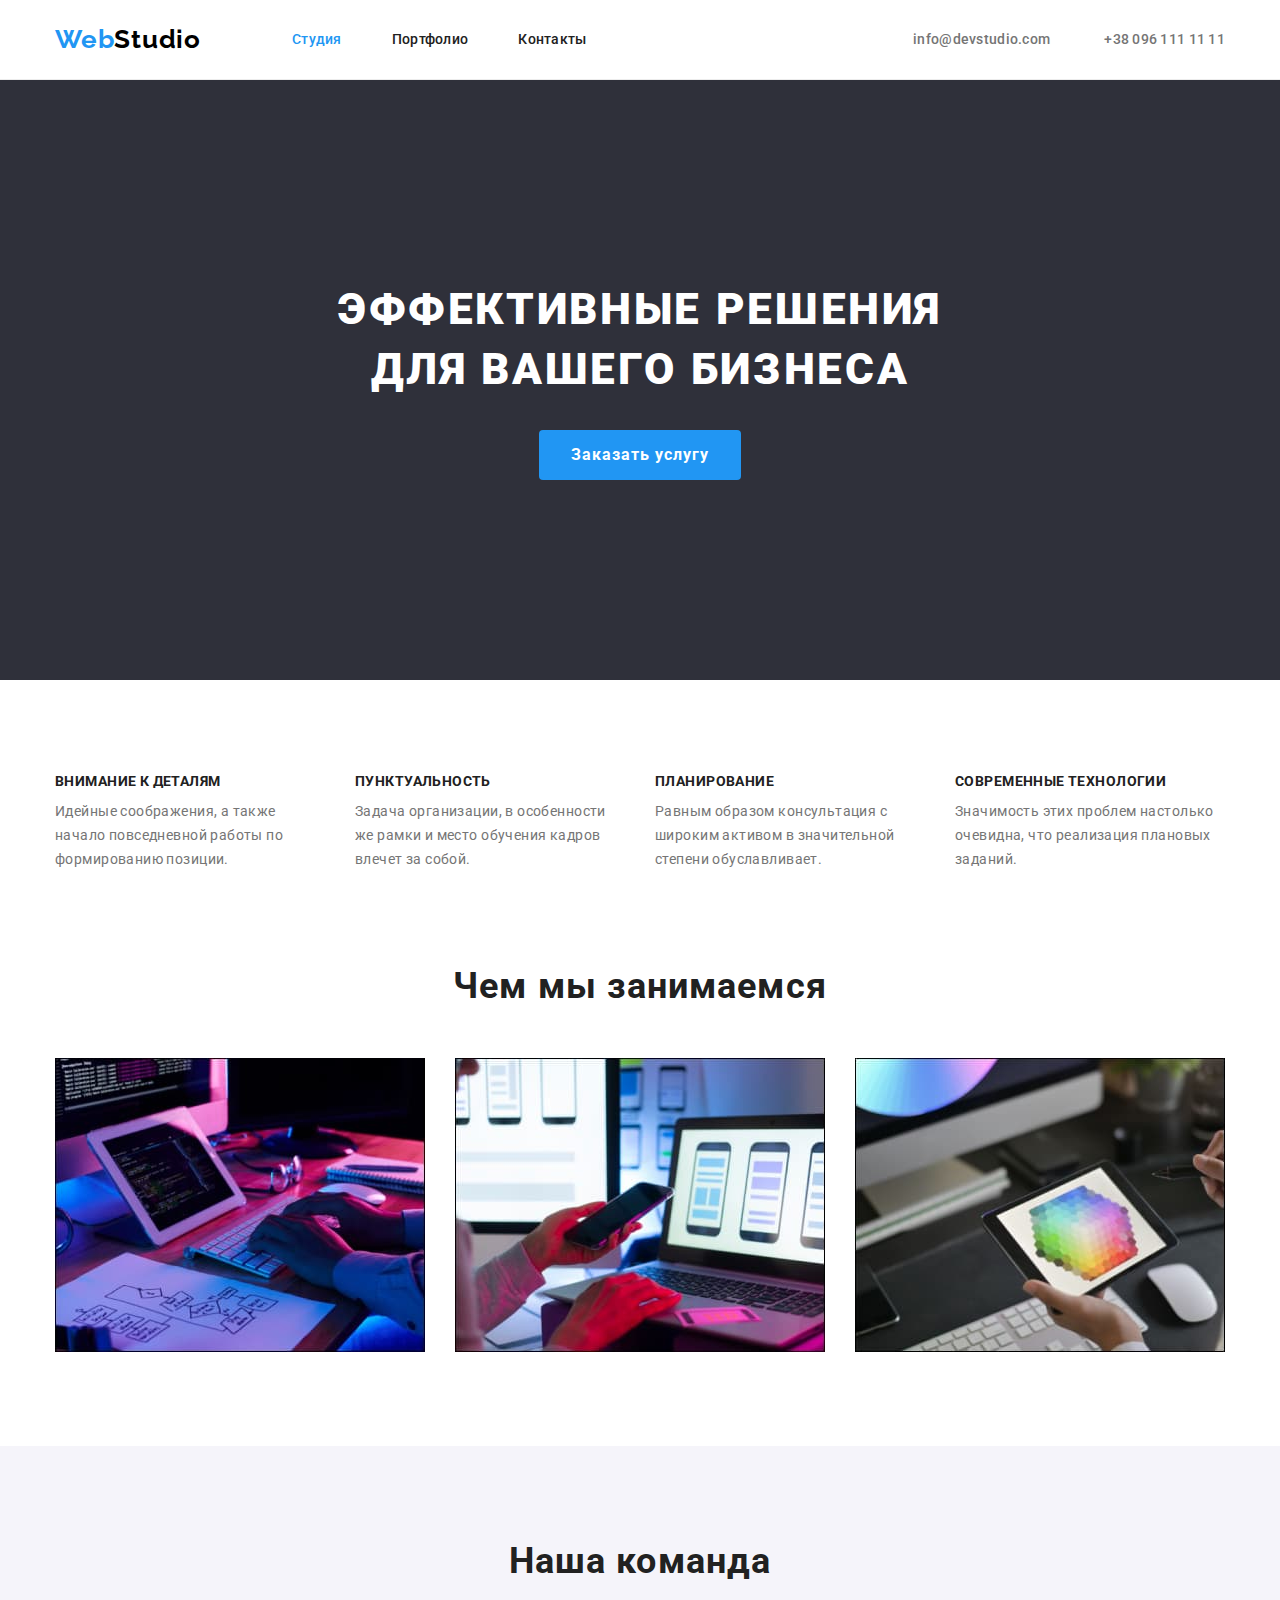
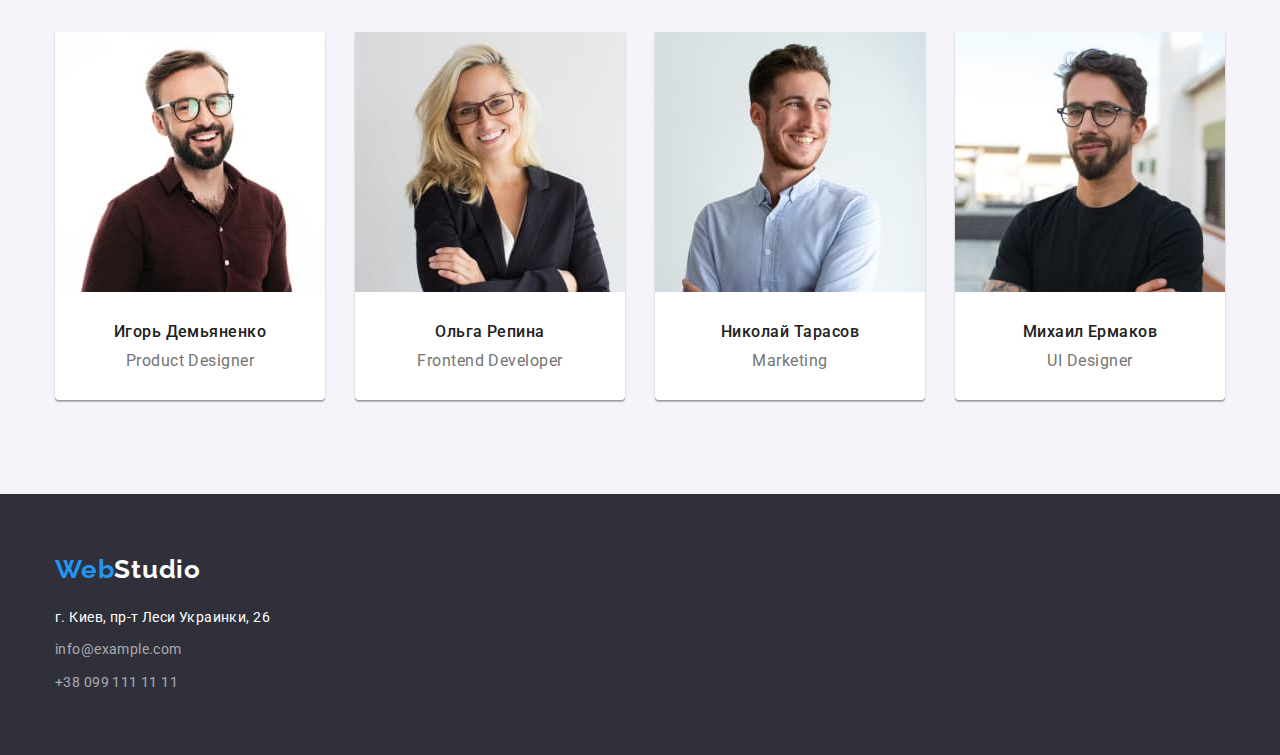
<file: index.html>
<!DOCTYPE html>
<html lang="ru">

<head>
    <meta charset="UTF-8" />
    <meta http-equiv="X-UA-Compatible" content="IE=edge">
    <meta name="viewport" content="width=device-width, initial-scale=1.0">
    <title>Студія</title>
    <link rel="preconnect" href="https://fonts.googleapis.com">
    <link rel="preconnect" href="https://fonts.gstatic.com" crossorigin>
    <link href="https://fonts.googleapis.com/css2?family=Raleway:wght@700&family=Roboto:wght@400;500;700;900&display=swap"
        rel="stylesheet">
    <link rel="stylesheet" href="https://cdn.jsdelivr.net/npm/modern-normalize@1.1.0/modern-normalize.min.css">
    <link rel="stylesheet" href="./css/styles.css"/>
</head>

<body>
<!--HEADER-->
    <header class="page-header">
        <div class="container page-header-box">
        <nav class="page-nav">
            <div class="logo-box-header">
            <a class="logo-header link" href="./index.html" lang="en"><span class="web">Web</span>Studio</a>
</div>
            <div class="menu-list-box">
            <ul class="menu-list list"> 
                <li class="menu-item">
                    <a class="current link" href="./index.html">Студия</a>
                </li>
                <li class="menu-item">
                    <a class="link" href="./portfolio.html">Портфолио</a>
                </li>
                <li class="menu-item">
                    <a class="link" href="#contacts">Контакты</a>
                </li>
            </ul> 
            </div>
        </nav>
        <div class="contacts-box">
            <a class="contact-e-mail link" href="mailto:info@devstudio.com">info@devstudio.com</a>
            <a class="contact-phone-number link" href="tel:+380961111111">+38 096 111 11 11</a>
    </div>
        </div>
    </header>
    <main>
 <!--HERO-->
        <section class="hero section"> 
        <div class="container">
            <div class="hero-title-box">
        <h1 class="main-title">Эффективные решения для вашего бизнеса</h1>
        </div>
        <div class="hero-bnt"><button class="modal-btn" type="button">Заказать услугу</button>
            </div>
    </div>    
    </section>
<!--ADVANTAGES-->

        <section class="advantages section"> 
            <div class="container hero-container">
            <ul class="advantages-list list">
                <li class="advantages-list-item">
                    <h3 class="advantage-title">Внимание к деталям</h3>
                    <p class="advantage-description">Идейные соображения, а также начало повседневной работы по формированию позиции.</p>
                </li>
                <li class="advantages-list-item">
                    <h3 class="advantage-title">Пунктуальность</h3>
                    <p class="advantage-description">Задача организации, в особенности же рамки и место обучения кадров влечет за собой.</p>
                </li>
                <li class="advantages-list-item">
                    <h3 class="advantage-title">Планирование</h3>
                    <p class="advantage-description">Равным образом консультация с широким активом в значительной степени обуславливает.</p>
                </li>
                <li class="advantages-list-item">
                    <h3 class="advantage-title">Современные технологии</h3>
                    <p class="advantage-description">Значимость этих проблем настолько очевидна, что реализация плановых заданий.</p>
                </li>
            </ul>
            </div>
        </section>
<!--ABOUT-->
        <section class="about section"> 
            <div class="container about-box">
            <h2 class="section-title">Чем мы занимаемся</h2>
            <ul class="about-list list">
                <li class="about-list-item">
                    <img
                    src="./images/section2/box1.jpg" 
                    alt="человек печатает на клавиатуре"
                    width="370"
                    height="294"
                    />
                </li>
                <li class="about-list-item">
                    <img
                    src="./images/section2/box2.jpg"
                    alt="человек с мобильным в руках создает меню для мобильных устройств"
                    width="370"
                    height="294"
                    />
                </li>
                <li class="about-list-item">
                    <img 
                    src="./images/section2/box3.jpg" 
                    alt="человек работает с цветовой палитрой на планшете" 
                    width="370"
                    height="294" />
                </li>
            </ul>
            </div>
        </section>
<!--TEAM-->
        <section class="team section">
            <div class="container">
            <h2 class="section-title">Наша команда</h2>
            <ul class="team-list list">
                <li class="team-list-item">
                    <img 
                    src="./images/team/igor-demyanenko.jpg" 
                    alt="мужчина в очках с бородой улыбается"
                    width="270"
                    height="260"
                    />
                    <div class="team-member-text-box">
                    <h3 class="team-member-name">Игорь Демьяненко</h3>
                    <p class="team-member-position" lang="en">Product Designer</p>
                    </div>
                </li>
                <li class="team-list-item">
                    <img src="./images/team/olga-repina.jpg" 
                    alt="блондинка в очках улыбается" 
                    width="270" 
                    height="260"
                    />
                    <div class="team-member-text-box">
                    <h3 class="team-member-name">Ольга Репина</h3>
                    <p class="team-member-position" lang="en">Frontend Developer</p>
                    </div>
                </li>
                <li class="team-list-item">
                    <img src="./images/team/nikolay-tarasov.jpg" 
                    alt="мужчина в классической рубашке улыбается" 
                    width="270" height="260" />
                    <div class="team-member-text-box">
                    <h3 class="team-member-name">Николай Тарасов</h3>
                    <p class="team-member-position" lang="en">Marketing</p>
                    </div>
                </li>
                <li class="team-list-item">
                    <img src="./images/team/mihail-ermakov.jpg" 
                    alt="мужчина в очках с бородой улыбается" 
                    width="270" height="260" />
                    <div class="team-member-text-box">
                    <h3 class="team-member-name">Михаил Ермаков</h3>
                    <p class="team-member-position" lang="en">UI Designer</p>
                    </div>
                </li>
            </ul>
            </div>
        </section>
    </main>
<!--FOOTER-->
    <footer class="footer">
        <div class="container footer-box">
          <div class="logo-footer-box">
        <a class="logo-footer link" href="index.html" lang="en"><span class="web">Web</span>Studio</a>
        </div>
        <address class="address">
            <div class="footer-contact-box">
        <ul class="contacts-list list">
            <li class="contacts-list-item">
                <a class="address-link link" href="https://goo.gl/maps/kGVF8FUABVi4qEjD9"
                target="_blank"
                rel="noopener noreferrer"
                >г. Киев, пр-т Леси Украинки, 26</a>
            </li>
            <li class="contacts-list-item">
                <a class="footer-contact-e-mail link" href="mailto:info@example.com">info@example.com</a>
            </li>
            <li class="contacts-list-item">
                <a class="footer-contact-phone-number link" href="tel:+380991111111">+38 099 111 11 11</a>
            </li>
        </ul>
        </div>
        </address>
        </div>
    </footer>
</body>

</html>
</file>
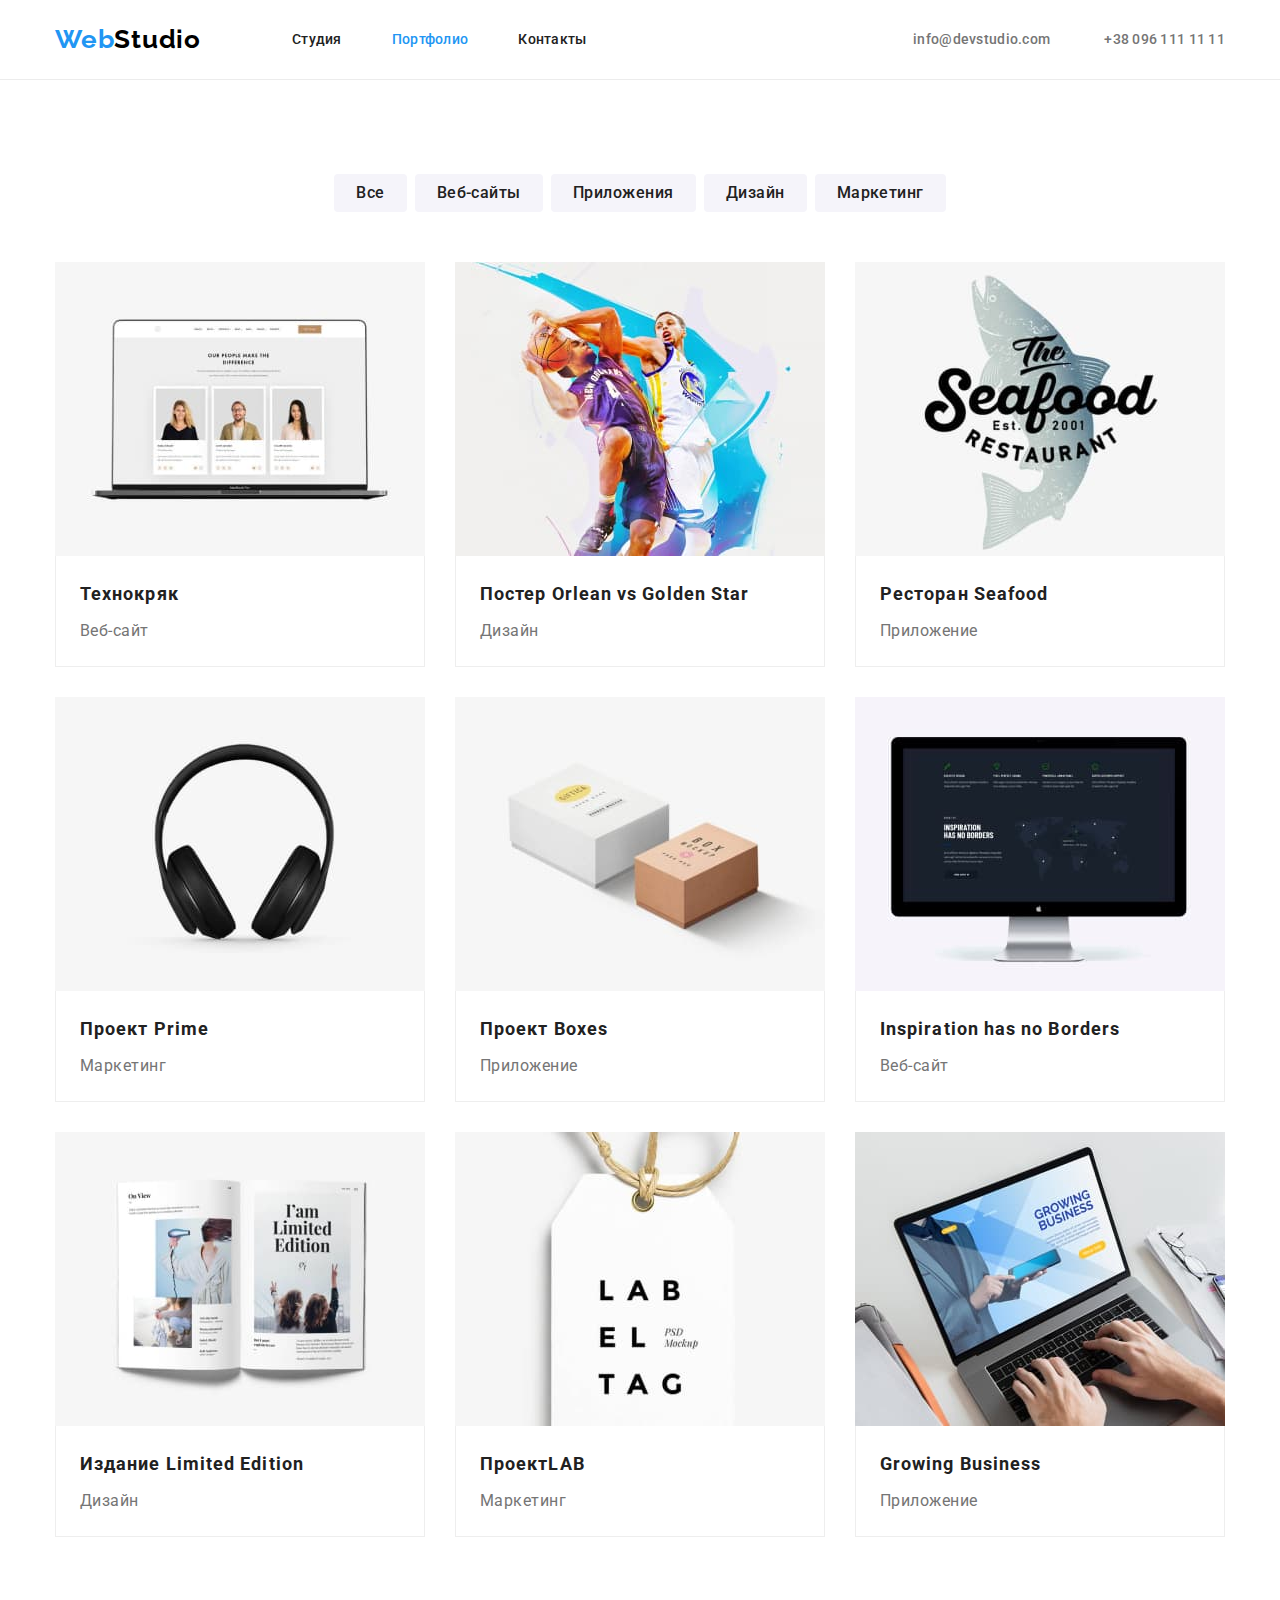
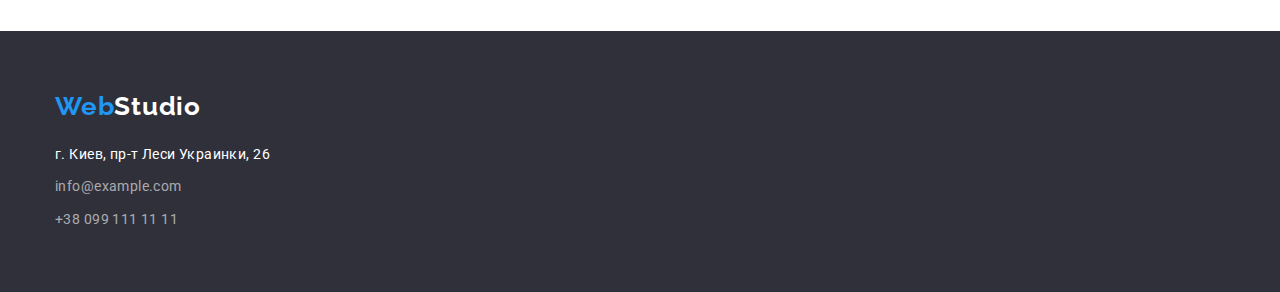
<file: portfolio.html>
<!DOCTYPE html>
<html lang="ru">

<head>
    <meta charset="UTF-8" />
    <meta http-equiv="X-UA-Compatible" content="IE=edge">
    <meta name="viewport" content="width=device-width, initial-scale=1.0">
    <title>Портфоліо</title>
    <link rel="preconnect" href="https://fonts.googleapis.com">
    <link rel="preconnect" href="https://fonts.gstatic.com" crossorigin>
    <link href="https://fonts.googleapis.com/css2?family=Raleway:wght@700&family=Roboto:wght@400;500;700;900&display=swap"
        rel="stylesheet">
    <link rel="stylesheet" href="https://cdn.jsdelivr.net/npm/modern-normalize@1.1.0/modern-normalize.min.css">
    <link rel="stylesheet" href="./css/styles.css" />
</head>

<body>
<!--HEADER-->
    <header class="page-header">
        <div class="container page-header-box">
            <nav class="page-nav">
                <div class="logo-box-header">
                    <a class="logo-header link" href="./index.html" lang="en"><span class="web">Web</span>Studio</a>
                </div>
                <div class="menu-list-box">
                    <ul class="menu-list list">
                        <li class="menu-item">
                            <a class="link" href="./index.html">Студия</a>
                        </li>
                        <li class="menu-item">
                            <a class="current link" href="./portfolio.html">Портфолио</a>
                        </li>
                        <li class="menu-item">
                            <a class="link" href="#contacts">Контакты</a>
                        </li>
                    </ul>
                </div>
            </nav>
            <div class="contacts-box">
                <a class="contact-e-mail link" href="mailto:info@devstudio.com">info@devstudio.com</a>
                <a class="contact-phone-number link" href="tel:+380961111111">+38 096 111 11 11</a>
            </div>
        </div>
    </header>
    <main>
<!--PORTFOLIO-->
        <section class="portfolio section">
            <div class="container">
            <ul class="portfolio-filters list">
                <li class="portfolio-filter-item"><button class="portfolio-filter-btn" type="button">Все</button></li>
                <li class="portfolio-filter-item"><button class="portfolio-filter-btn" type="button">Веб-сайты</button></li>
                <li class="portfolio-filter-item"><button class="portfolio-filter-btn" type="button">Приложения</button></li>
                <li class="portfolio-filter-item"><button class="portfolio-filter-btn" type="button">Дизайн</button></li>
                <li class="portfolio-filter-item"><button class="portfolio-filter-btn" type="button">Маркетинг</button></li>
            </ul>

            <ul class="projects-list list">
                <li class="projects-list-item">
                    <img
                    src="./images/portfolio/img1.jpg"
                    alt="профили людей с фото"
                    width="370"
                    height="294"/>
                    <div class="project-box">
                    <h3 class="project-name">Технокряк</h3>
                    <p class="project-description">Веб-сайт</p>
                </div>
                </li>
                <li class="projects-list-item">
                    <img src="./images/portfolio/img2.jpg" alt="два баскетболиста борются за мяч" 
                    width="370" 
                    height="294" />
                    <div class="project-box">
                    <h3 class="project-name">Постер <span lang="en">Orlean vs Golden Star</span></h3>
                    <p class="project-description">Дизайн</p>
                </div>
                </li>
                <li class="projects-list-item">
                    <img
                    src="./images/portfolio/img3.jpg"
                    alt="логотип ресторана рыбной кухни"
                    width="370"
                    height="294"/>
                    <div class="project-box">
                    <h3 class="project-name">Ресторан <span lang="en">Seafood</span></h3>
                    <p class="project-description">Приложение</p>
                </div>
                </li>
                <li class="projects-list-item">
                    <img
                    src="./images/portfolio/img4.jpg"
                    alt="черные наушники"
                    width="370"
                    height="294"/>
                    <div class="project-box">
                    <h3 class="project-name">Проект <span lang="en">Prime</span></h3>
                    <p class="project-description">Маркетинг</p>
                </div>
                </li>
                <li class="projects-list-item">
                    <img
                    src="./images/portfolio/img5.jpg"
                    alt="коробки"
                    width="370"
                    height="294"/>
                    <div class="project-box">
                    <h3 class="project-name">Проект <span lang="en">Boxes</span></h3>
                    <p class="project-description">Приложение</p>
                </div>
                </li>
                <li class="projects-list-item">
                    <img
                    src="./images/portfolio/img6.jpg"
                    alt="монитор на котором изображена карта"
                    width="370"
                    height="294"/>
                    <div class="project-box">
                    <h3 class="project-name" lang="en">Inspiration has no Borders</h3>
                    <p class="project-description">Веб-сайт</p>
                </div>
                </li>
                <li class="projects-list-item">
                    <img
                    src="./images/portfolio/img7.jpg"
                    alt="открытый журнал"
                    width="370"
                    height="294"/>
                    <div class="project-box">
                    <h3 class="project-name">Издание <span lang="en">Limited Edition</span></h3>
                    <p class="project-description">Дизайн</p>
                </div>
                </li>
                <li class="projects-list-item">
                    <img
                    src="./images/portfolio/img8.jpg"
                    alt="ярлык"
                    width="370"
                    height="294"/>
                    <div class="project-box">
                    <h3 class="project-name">Проект<span lang="en">LAB</span></h3>
                    <p class="project-description">Маркетинг</p>
                </div>
                </li>
                <li class="projects-list-item">
                    <img
                    src="./images/portfolio/img9.jpg"
                    alt="человек печатает на ноутбуке"
                    width="370"
                    height="294"/>
                    <div class="project-box">
                    <h3 class="project-name" lang="en">Growing Business</h3>
                    <p class="project-description">Приложение</p>
                </div>
                </li>
            </ul>
            </div>
        </section>
    </main>
<!--FOOTER-->
    <footer class="footer">
        <div class="container">
            <div class="logo-footer-box">
                <a class="logo-footer link" href="index.html" lang="en"><span class="web">Web</span>Studio</a>
            </div>
            <address class="address">
                <div class="footer-contact-box">
                    <ul class="contacts-list list">
                        <li class="contacts-list-item">
                            <a class="address-link link" href="https://goo.gl/maps/kGVF8FUABVi4qEjD9" target="_blank"
                                rel="noopener noreferrer">г. Киев, пр-т Леси Украинки, 26</a>
                        </li>
                        <li class="contacts-list-item">
                            <a class="footer-contact-e-mail link" href="mailto:info@example.com">info@example.com</a>
                        </li>
                        <li class="contacts-list-item">
                            <a class="footer-contact-phone-number link" href="tel:+380991111111">+38 099 111 11 11</a>
                        </li>
                    </ul>
                </div>
            </address>
        </div>
    </footer>
    </body>
    
    </html>
</file>
<file: css/styles.css>
:root {
    --primary-font: 'Roboto', sans-serif;
    --logo-font: 'Raleway', sans-serif;
    --accent-color: #2196F3;
    --item-gap: 30px;
}
h1,
h2,
h3,
h4,
h5,
h6,
p {
    margin-top: 0;
    margin-bottom: 0;
}

ul,
ol {
    margin-top: 0;
    margin-bottom: 0;
    padding-left: 0;
}

img {
    display: block;
    max-width: 100%;
    height: auto;
}

.list {
    list-style: none;
}
.link {
    text-decoration: none;
}
body {
    font-family: var(--primary-font);
}

.container {
    width: 1200px;
    padding-left: 15px;
    padding-right: 15px;
    margin-left: auto;
    margin-right: auto;
}
/* ==================== COMPONENTS ==================== */
.logo-header {
    font-family: var(--logo-font);
        font-weight: 700;
        font-size: 26px;
        line-height: 1.19;
        /* identical to box height */
        letter-spacing: 0.03em;
        color: #000000;
}
.logo-footer {
    font-family: var(--logo-font);
        font-weight: 700;
        font-size: 26px;
        line-height: 1.19;
        /* identical to box height */
        letter-spacing: 0.03em;
        color: #FFFFFF;
}
.web {
    font-family: var(--logo-font);
        font-weight: 700;
        font-size: 26px;
        line-height: 1.19;
        letter-spacing: 0.03em;
        color: #2196F3;
}
.section-title {
        font-weight: 700;
        font-size: 36px;
        line-height: 1.17;
        text-align: center;
        letter-spacing: 0.03em;
        color: #212121;
        margin-bottom: 50px;
}

.section {
    padding: 94px 0;
}

/* ==================== /COMPONENTS ==================== */

/* ==================== HEADER ==================== */
.page-header {
        border-bottom: 1px solid rgba(236, 236, 236, 1);
}
.page-header-box {
    display: flex;
    align-items: center;
    padding-top: 24px;
    padding-bottom: 24px;
}
.page-nav {
    display: flex;
    align-items: center;
}
.logo-box-header {
    margin-right: 91px; 
}
.menu-list {
    display: flex;
    align-items: center;
}
.menu-item:not(:last-child) {
    margin-right: 50px;
}

.contacts-box {
    display: inline;
    justify-content: center;
    margin-left: auto;
}

.menu-item .link {
        font-weight: 500;
        font-size: 14px;
        line-height: 1.14;
        letter-spacing: 0.02em;
        color: #212121;
}
.menu-item .link:hover,
.menu-item .link:focus {
    color: var(--accent-color);
}

.menu-item .link:active {
    color: var(--accent-color);
}
.page-nav .current {
    color: var(--accent-color);
}
.contact-e-mail {
    margin-right: 50px;
}
.contact-e-mail, .contact-phone-number {
        font-weight: 500;
        font-size: 14px;
        line-height: 1.14;
        letter-spacing: 0.02em;
        color: #757575;
}
.contact-e-mail:hover,
.contact-e-mail:focus {
    color: var(--accent-color);
}
.contact-phone-number:hover,
.contact-phone-number:focus {
    color: var(--accent-color);
}
/* ==================== /HEADER ==================== */

/* ==================== HERO ==================== */
.hero {
    background-color: #2F303A;
    padding-top: 200px;
    padding-bottom: 200px;
}
.hero-container {
    flex-wrap: wrap;
    justify-content: center;
}
.main-title {
        font-weight: 900;
        font-size: 44px;
        line-height: 1.36;
        text-align: center;
        letter-spacing: 0.06em;
        text-transform: uppercase;
        color: #FFFFFF;
}
.hero-title-box {
        flex-wrap: wrap;
        justify-content: center;
        width: 696px;
        margin-left: auto;
        margin-right: auto;
        margin-bottom: 30px;
}
.modal-btn {
    color: #FFFFFF;
    background-color: #2196F3;
    font-family: inherit;
        font-weight: 700;
        font-size: 16px;
        line-height: 1.88;
        display: flex;
        align-items: center;
        text-align: center;
        letter-spacing: 0.06em;
        border: none;
        border-radius: 4px;
        padding-top: 10px;
        padding-bottom: 10px;
        padding-left: 32px;
        padding-right: 32px;
}
.hero-bnt {
    display: flex;
    justify-content: center;
    align-items: center;
}
.modal-btn:hover,
.modal-btn:focus {
    background-color: #188CE8;
    cursor: pointer;
}
/* ==================== /HERO ==================== */

/* ==================== ADVANTAGES ==================== */
.advantages-list {
    display: flex; 
    gap: 30px;
}
.advantages-list-item {
flex-basis: calc(100% - 60px / 4);
}
.advantage-title {
        font-weight: 700;
        font-size: 14px;
        line-height: 1.14;
        letter-spacing: 0.03em;
        text-transform: uppercase;
        color: #212121;
        margin-bottom: 10px;
}
.advantage-description {
        font-style: normal;
        font-size: 14px;
        line-height: 1.71;
        letter-spacing: 0.03em;
        color: #757575;
}
/* ==================== /ADVANTAGES ==================== */

/* ==================== ABOUT ==================== */
.about-list {
    display: flex;
    gap: var(--item-gap); 
    border: none; 
}
.about {
    padding-top: 0;
}
/* ==================== /ABOUT ==================== */

/* ==================== TEAM ==================== */
.team {
    background-color: #F5F4FA;
}
.team-list {
    display: flex;
    flex-wrap: wrap;
    gap: var(--item-gap);
}
.team-list-item {
    background-color: #FFFFFF;
    box-shadow: 0px 1px 3px rgba(0, 0, 0, 0.12), 0px 1px 1px rgba(0, 0, 0, 0.14), 0px 2px 1px rgba(0, 0, 0, 0.2);
    border-radius: 0px 0px 4px 4px;
}
.team-member-name {
        font-weight: 500;
        font-size: 16px;
        line-height: 1.19;
        text-align: center;
        letter-spacing: 0.03em;
        color: #212121;
        margin-bottom: 10px;
}
.team-member-position {
        font-size: 16px;
        line-height: 1.19;
        text-align: center;
        letter-spacing: 0.03em;
        color: #757575;
}
.team-member-text-box {
    padding-top: 30px;
    padding-bottom: 30px;
}
/* ==================== /TEAM ==================== */

/* ==================== FOOTER ==================== */
.footer {
    background-color: #2F303A;
    padding-top: 60px;
    padding-bottom: 60px;
}
.logo-footer-box {
    margin-bottom: 20px;
}
.address-link {
        font-style: normal;
        font-weight: 400;
        font-size: 14px;
        line-height: 24px;
         letter-spacing: 0.03em;
         color: #FFFFFF;
}

.address-link:hover,
.address-link:focus {
    color: var(--accent-color);
}
.footer-contact-e-mail {
        font-style: normal;
        font-weight: 400;
        font-size: 14px;
        line-height: 1.71;
        letter-spacing: 0.03em;
        color: rgba(255, 255, 255, 0.6);
}
.footer-contact-e-mail:hover,
.footer-contact-e-mail:focus {
    color: var(--accent-color);
}
.footer-contact-phone-number {
    font-style: normal;
    font-weight: 400;
    font-size: 14px;
    line-height: 1.71;
    letter-spacing: 0.03em;
    color: rgba(255, 255, 255, 0.6);
}
.footer-contact-phone-number:hover,
.footer-contact-phone-number:focus {
    color: var(--accent-color);
}
.contacts-list-item:not(:last-of-type) {
    margin-bottom: 9px;
}

/* ==================== /FOOTER ==================== */

/* ==================== PORTFOLIO ==================== */
.portfolio-filters {
    display: flex;
    justify-content: center;
    gap: 8px; 
    margin-bottom: 50px;
}
.portfolio-filter-item .portfolio-filter-btn {
    font-family: inherit;
    font-weight: 500;
        font-size: 16px;
        line-height: 1.63;
        text-align: center;
        letter-spacing: 0.03em;
        color: #212121;
        background-color: #F5F4FA;
        border: none;
        border-radius: 4px;
        padding: 6px 22px;
}
.portfolio-filter-btn:hover,
.portfolio-filter-btn:focus {
    color:#FFFFFF;
    background-color: var(--accent-color);
    cursor: pointer;
}
.projects-list {
    display: flex;
    flex-wrap: wrap;
    gap: var(--item-gap);
}
.projects-list-item {
    flex-basis: calc((100% - 60px) / 3);
}

.project-name {
    font-weight: 700;
        font-size: 18px;
        line-height: 2.00;
        letter-spacing: 0.06em;
        color: #212121;
        margin-bottom: 4px;
}
.project-description {
    font-weight: 400;
        font-size: 16px;
        line-height: 1.88;
        letter-spacing: 0.03em;
        color: #757575;
}
.project-box {
    border: 1px solid rgba(238, 238, 238, 1);
    border-top: none;
    padding: 20px 24px;
}
/* ==================== /PORTFOLIO ==================== */
</file>
